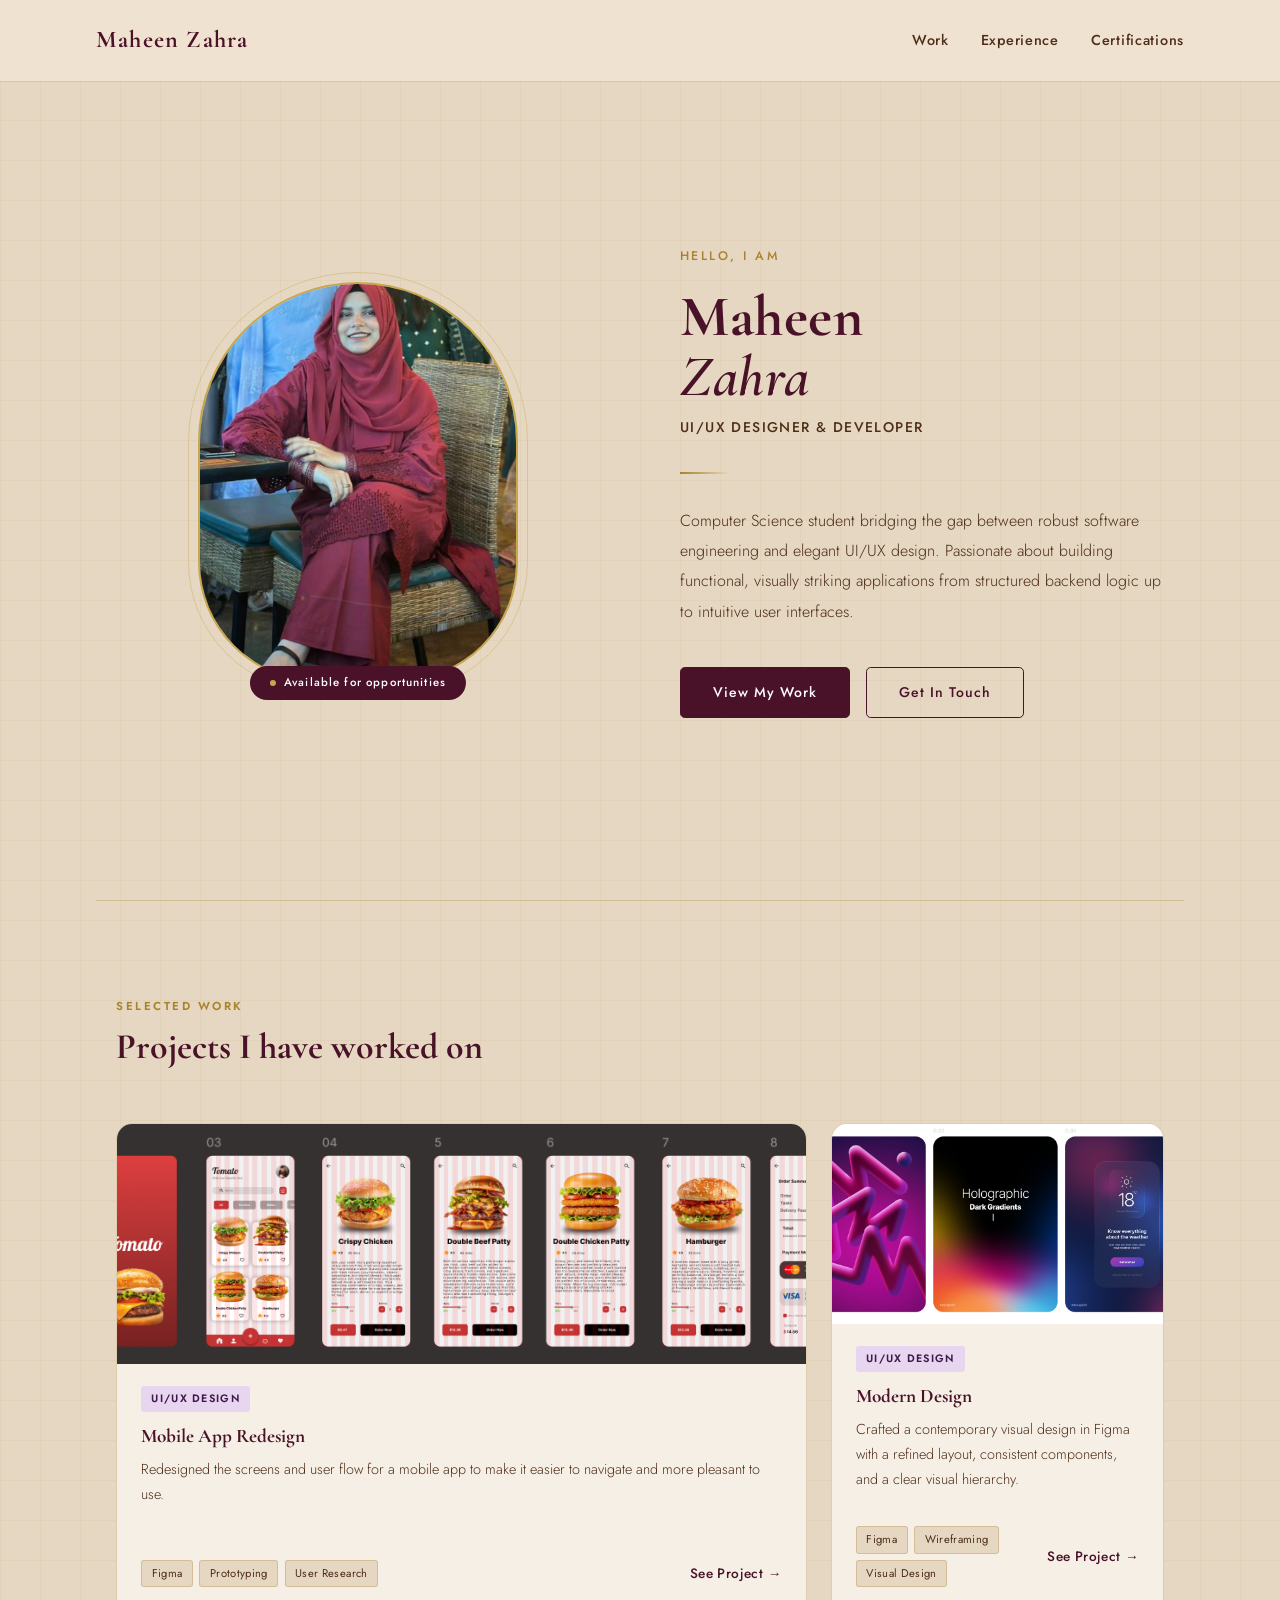
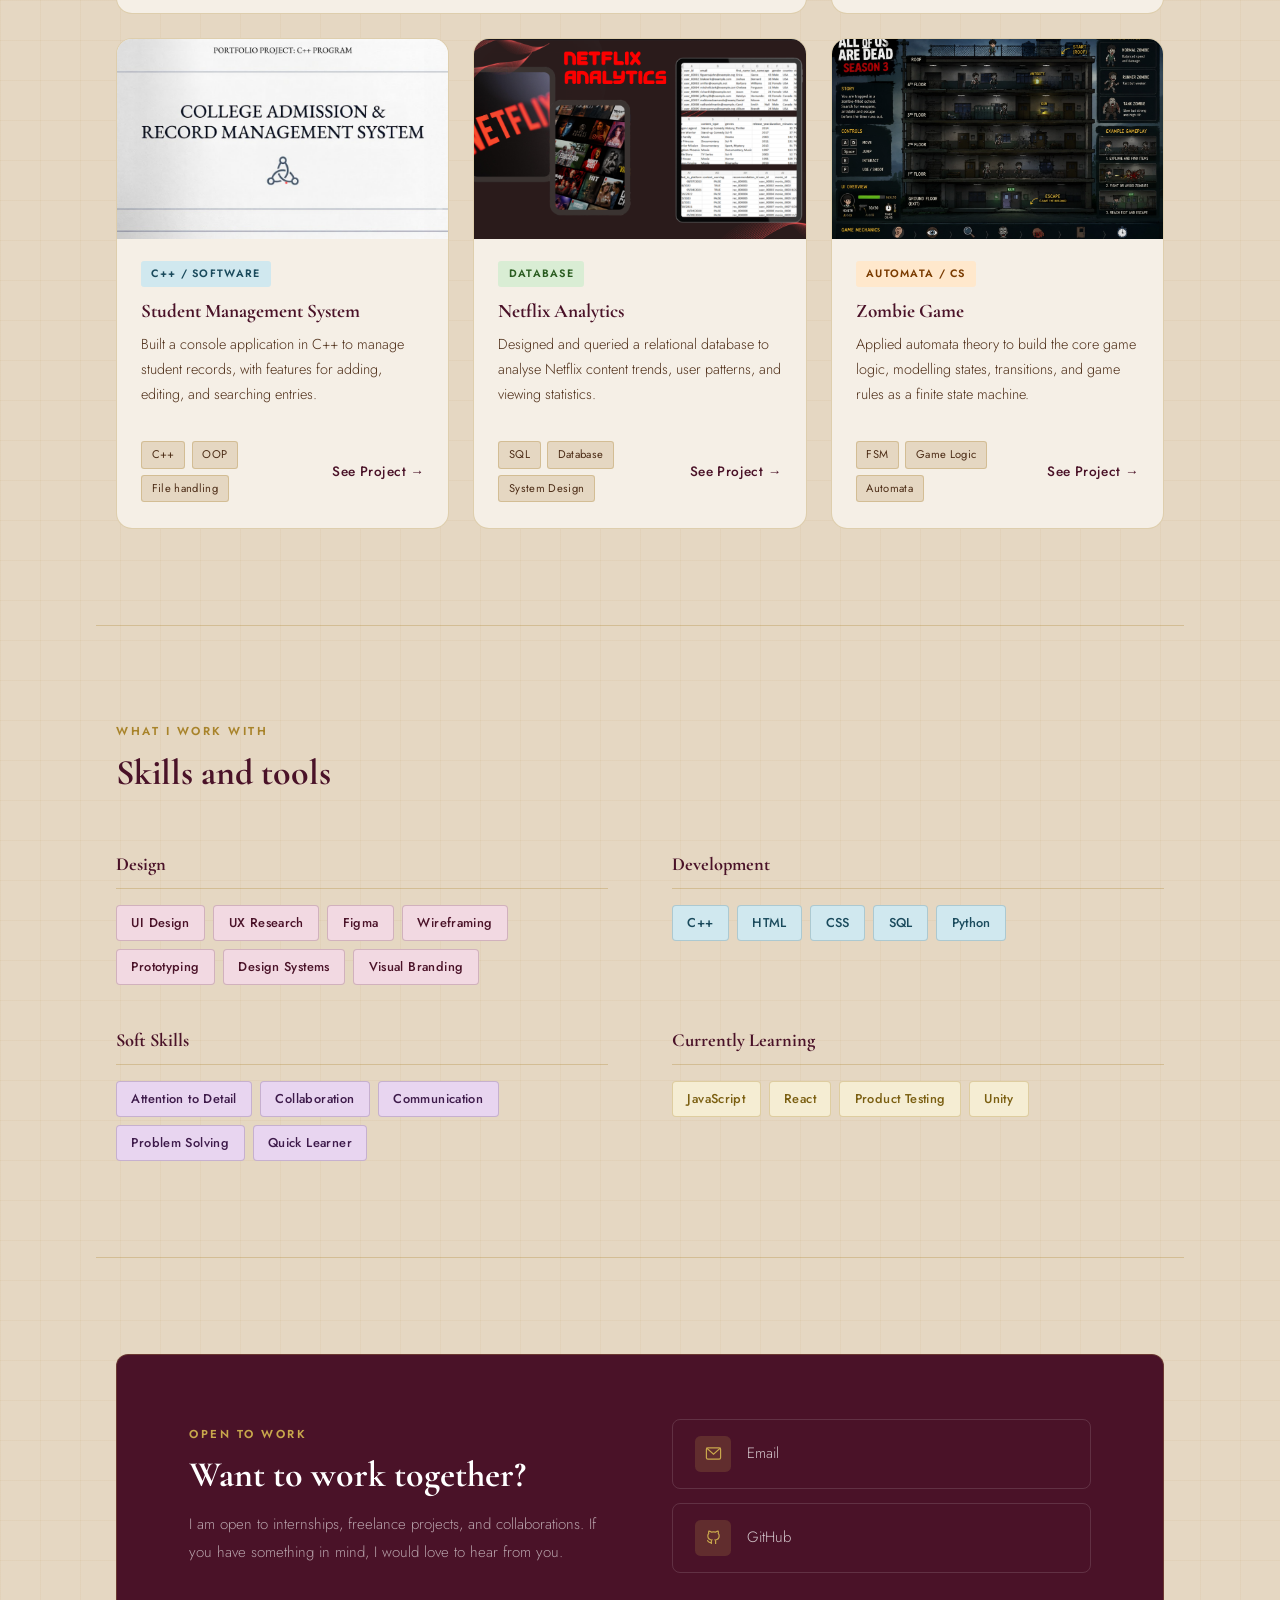
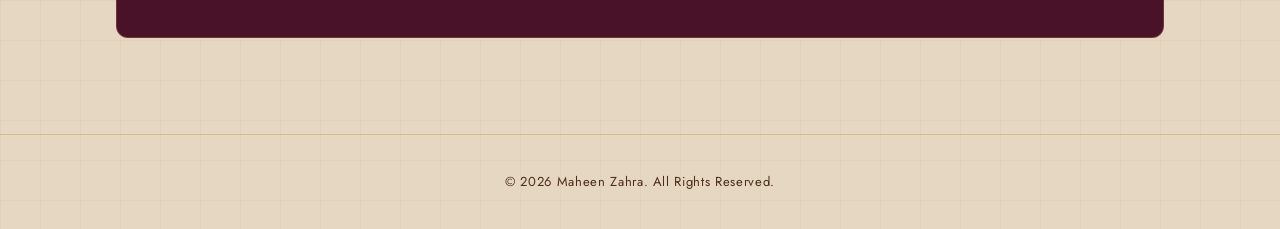
<file: index.html>
<!DOCTYPE html>
<html lang="en">
<head>
  <meta charset="UTF-8" />
  <meta name="viewport" content="width=device-width, initial-scale=1.0" />
  <title>Maheen Zahra — Portfolio</title>

  <link rel="preconnect" href="https://fonts.googleapis.com" />
  <link rel="preconnect" href="https://fonts.gstatic.com" crossorigin />
  <link href="https://fonts.googleapis.com/css2?family=Cormorant+Garamond:ital,wght@0,400;0,500;0,600;0,700;1,400;1,600&family=Jost:wght@300;400;500;600&display=swap" rel="stylesheet" />

  <link rel="stylesheet" href="style.css" />
</head>
<body>

  <nav>
    <a href="index.html" class="nav-logo">Maheen Zahra</a>
    <div class="nav-links">
      <a href="index.html#work">Work</a>
      <a href="experience.html">Experience</a>
      <a href="certifications.html">Certifications</a>
    </div>
  </nav>

  <div class="hero">

    <div class="hero-photo-col">
      <div class="photo-wrap">
        <div class="gold-ring"></div>
        <div class="photo-frame">
          <img src="assets/photo.png" alt="Maheen Zahra" /> 
        </div> 
        <div class="availability-tag">
          <div class="dot"></div>
          Available for opportunities
        </div>
      </div>
    </div>

    <div class="hero-text-col">
      <p class="hero-greeting">Hello, I am</p>
      <h1 class="hero-name">Maheen<br><span>Zahra</span></h1>
      <p class="hero-role">UI/UX Designer &amp; Developer</p>
      <div class="hero-divider"></div>
      <p class="hero-bio">
        Computer Science student bridging the gap between robust software engineering and elegant UI/UX design. Passionate about 
        building functional, visually striking applications from structured backend logic up to intuitive user interfaces.
      </p>
      <div class="hero-ctas">
        <a class="btn-primary" href="#work"
           onclick="document.getElementById('work').scrollIntoView({behavior:'smooth'})">
          View My Work
        </a>
        <a class="btn-outline" href="#contact"
           onclick="document.getElementById('contact').scrollIntoView({behavior:'smooth'})">
          Get In Touch
        </a>
      </div>
    </div>

  </div>

  <div class="section-divider"></div>

  <section id="work">
    <div class="section-label">Selected Work</div>
    <h2 class="section-heading">Projects I have worked on</h2>

    <div class="gallery-grid">

      <div class="gallery-card">
        <div class="gallery-img">
           <img src="assets/mobile-app.png" alt="Mobile App Redesign">
        </div>
        <div class="gallery-card-body">
          <span class="gallery-tag tag-uiux">UI/UX Design</span>
          <h3>Mobile App Redesign</h3>
          <p>Redesigned the screens and user flow for a mobile app to make it easier to navigate and more pleasant to use.</p>
          <div class="project-footer">
            <div class="project-tools">
              <span class="tool-chip">Figma</span>
              <span class="tool-chip">Prototyping</span>
              <span class="tool-chip">User Research</span>
            </div>
            <a href="https://www.figma.com/proto/h6bwaRvNQFgHV3MdbaeB6d/Tomato_App?node-id=0-1&t=sfk6udefntTSYP6N-1" target="_blank" class="project-link">See Project &rarr;</a>
          </div>
        </div>
      </div>

      <div class="gallery-card">
        <div class="gallery-img">
          <img src="assets/modern-design.png" alt="Modern Design">
        </div>
        <div class="gallery-card-body">
          <span class="gallery-tag tag-uiux">UI/UX Design</span>
          <h3>Modern Design</h3>
          <p>Crafted a contemporary visual design in Figma with a refined layout, consistent components, and a clear visual hierarchy.</p>
          <div class="project-footer">
            <div class="project-tools">
              <span class="tool-chip">Figma</span>
              <span class="tool-chip">Wireframing</span>
              <span class="tool-chip">Visual Design</span>
            </div>
            <a href="https://www.figma.com/proto/v6Hc2sJWjzdQuSEVw37D1P/3-Modern-designs-ideas?t=sfk6udefntTSYP6N-1" target="_blank" class="project-link">See Project &rarr;</a>
          </div>
        </div>
      </div>

      <div class="gallery-card">
        <div class="gallery-img">
          <img src="assets/student_mgmt.png" alt="Student Management System">
        </div>
        <div class="gallery-card-body">
          <span class="gallery-tag tag-dev">C++ / Software</span>
          <h3>Student Management System</h3>
          <p>Built a console application in C++ to manage student records, with features for adding, editing, and searching entries.</p>
          <div class="project-footer">
            <div class="project-tools">
              <span class="tool-chip">C++</span>
              <span class="tool-chip">OOP</span>
              <span class="tool-chip">File handling</span>
            </div>
            <a href="https://github.com/MaheenZahra-hub/University_Projects" target="_blank" class="project-link">See Project &rarr;</a>
          </div>
        </div>
      </div>

      <div class="gallery-card">
        <div class="gallery-img">
          <img src="assets/netflix-analytics.png" alt="Netflix Analytics">
        </div>
        <div class="gallery-card-body">
          <span class="gallery-tag tag-db">Database</span>
          <h3>Netflix Analytics</h3>
          <p>Designed and queried a relational database to analyse Netflix content trends, user patterns, and viewing statistics.</p>
          <div class="project-footer">
            <div class="project-tools">
              <span class="tool-chip">SQL</span>
              <span class="tool-chip">Database</span>
              <span class="tool-chip">System Design</span>
            </div>
            <a href="https://github.com/MaheenZahra-hub/Netflix_Analytics_SQL" target="_blank" class="project-link">See Project &rarr;</a>
          </div>
        </div>
      </div>

      <div class="gallery-card">
        <div class="gallery-img">
          <img src="assets/zombie-game.png" alt="Zombie Game">
        </div>
        <div class="gallery-card-body">
          <span class="gallery-tag tag-cs">Automata / CS</span>
          <h3>Zombie Game</h3>
          <p>Applied automata theory to build the core game logic, modelling states, transitions, and game rules as a finite state machine.</p>
          <div class="project-footer">
            <div class="project-tools">
              <span class="tool-chip">FSM</span>
              <span class="tool-chip">Game Logic</span>
              <span class="tool-chip">Automata</span>
            </div>
            <a href="https://github.com/MaheenZahra-hub/University_Projects" target="_blank" class="project-link">See Project &rarr;</a>
          </div>
        </div>
      </div>

    </div>
  </section>

  <div class="section-divider"></div>

  <section id="skills">
    <div class="section-label">What I work with</div>
    <h2 class="section-heading">Skills and tools</h2>

    <div class="skills-layout">
      <div class="skill-group">
        <h4>Design</h4>
        <div class="skill-list">
          <span class="skill-pill pill-wine">UI Design</span>
          <span class="skill-pill pill-wine">UX Research</span>
          <span class="skill-pill pill-wine">Figma</span>
          <span class="skill-pill pill-wine">Wireframing</span>
          <span class="skill-pill pill-wine">Prototyping</span>
          <span class="skill-pill pill-wine">Design Systems</span>
          <span class="skill-pill pill-wine">Visual Branding</span>
        </div>
      </div>

      <div class="skill-group">
        <h4>Development</h4>
        <div class="skill-list">
          <span class="skill-pill pill-teal">C++</span>
          <span class="skill-pill pill-teal">HTML</span>
          <span class="skill-pill pill-teal">CSS</span>
          <span class="skill-pill pill-teal">SQL</span>
          <span class="skill-pill pill-teal">Python</span>
        </div>
      </div>

      <div class="skill-group">
        <h4>Soft Skills</h4>
        <div class="skill-list">
          <span class="skill-pill pill-plum">Attention to Detail</span>
          <span class="skill-pill pill-plum">Collaboration</span>
          <span class="skill-pill pill-plum">Communication</span>
          <span class="skill-pill pill-plum">Problem Solving</span>
          <span class="skill-pill pill-plum">Quick Learner</span>
        </div>
      </div>

      <div class="skill-group">
        <h4>Currently Learning</h4>
        <div class="skill-list">
          <span class="skill-pill pill-gold">JavaScript</span>
          <span class="skill-pill pill-gold">React</span>
          <span class="skill-pill pill-gold">Product Testing</span>
          <span class="skill-pill pill-gold">Unity</span>
        </div>
      </div>
    </div>
  </section>

  <div class="section-divider"></div>

  <section id="contact">
    <div class="contact-inner">
      <div>
        <div class="section-label">Open to Work</div>
        <h2 class="section-heading">Want to work together?</h2>
        <p>
          I am open to internships, freelance projects, and collaborations.
          If you have something in mind, I would love to hear from you.
        </p>
      </div>
      <div class="contact-links">
        <a href="mailto:maheennaseem786@gmail.com" class="contact-link">
          <div class="contact-icon">
            <svg width="17" height="17" viewBox="0 0 24 24" fill="none" stroke="#C9A84C" stroke-width="1.7">
              <rect x="2" y="4" width="20" height="16" rx="2"/>
              <polyline points="2,4 12,13 22,4"/>
            </svg>
          </div>
          Email
        </a>
        <a href="https://github.com/MaheenZahra-hub" target="_blank" class="contact-link">
          <div class="contact-icon">
            <svg width="17" height="17" viewBox="0 0 24 24" fill="none" stroke="#C9A84C" stroke-width="1.7">
              <path d="M9 19c-4.3 1.4-4.3-2.5-6-3m12 5v-3.5c0-1 .1-1.4-.5-2 2.8-.3 5.5-1.4 5.5-6a4.6 4.6 0 0 0-1.3-3.2 4.2 4.2 0 0 0-.1-3.2s-1.1-.3-3.5 1.3a12.3 12.3 0 0 0-6.2 0C6.5 2.8 5.4 3.1 5.4 3.1a4.2 4.2 0 0 0-.1 3.2A4.6 4.6 0 0 0 4 9.5c0 4.6 2.7 5.7 5.5 6-.6.6-.6 1.2-.5 2V21"/>
            </svg>
          </div>
          GitHub
        </a>
      </div>
    </div>
  </section>

  <footer>
    <p>&copy; 2026 Maheen Zahra. All Rights Reserved.</p>
  </footer>

</body>
</html>
</file>
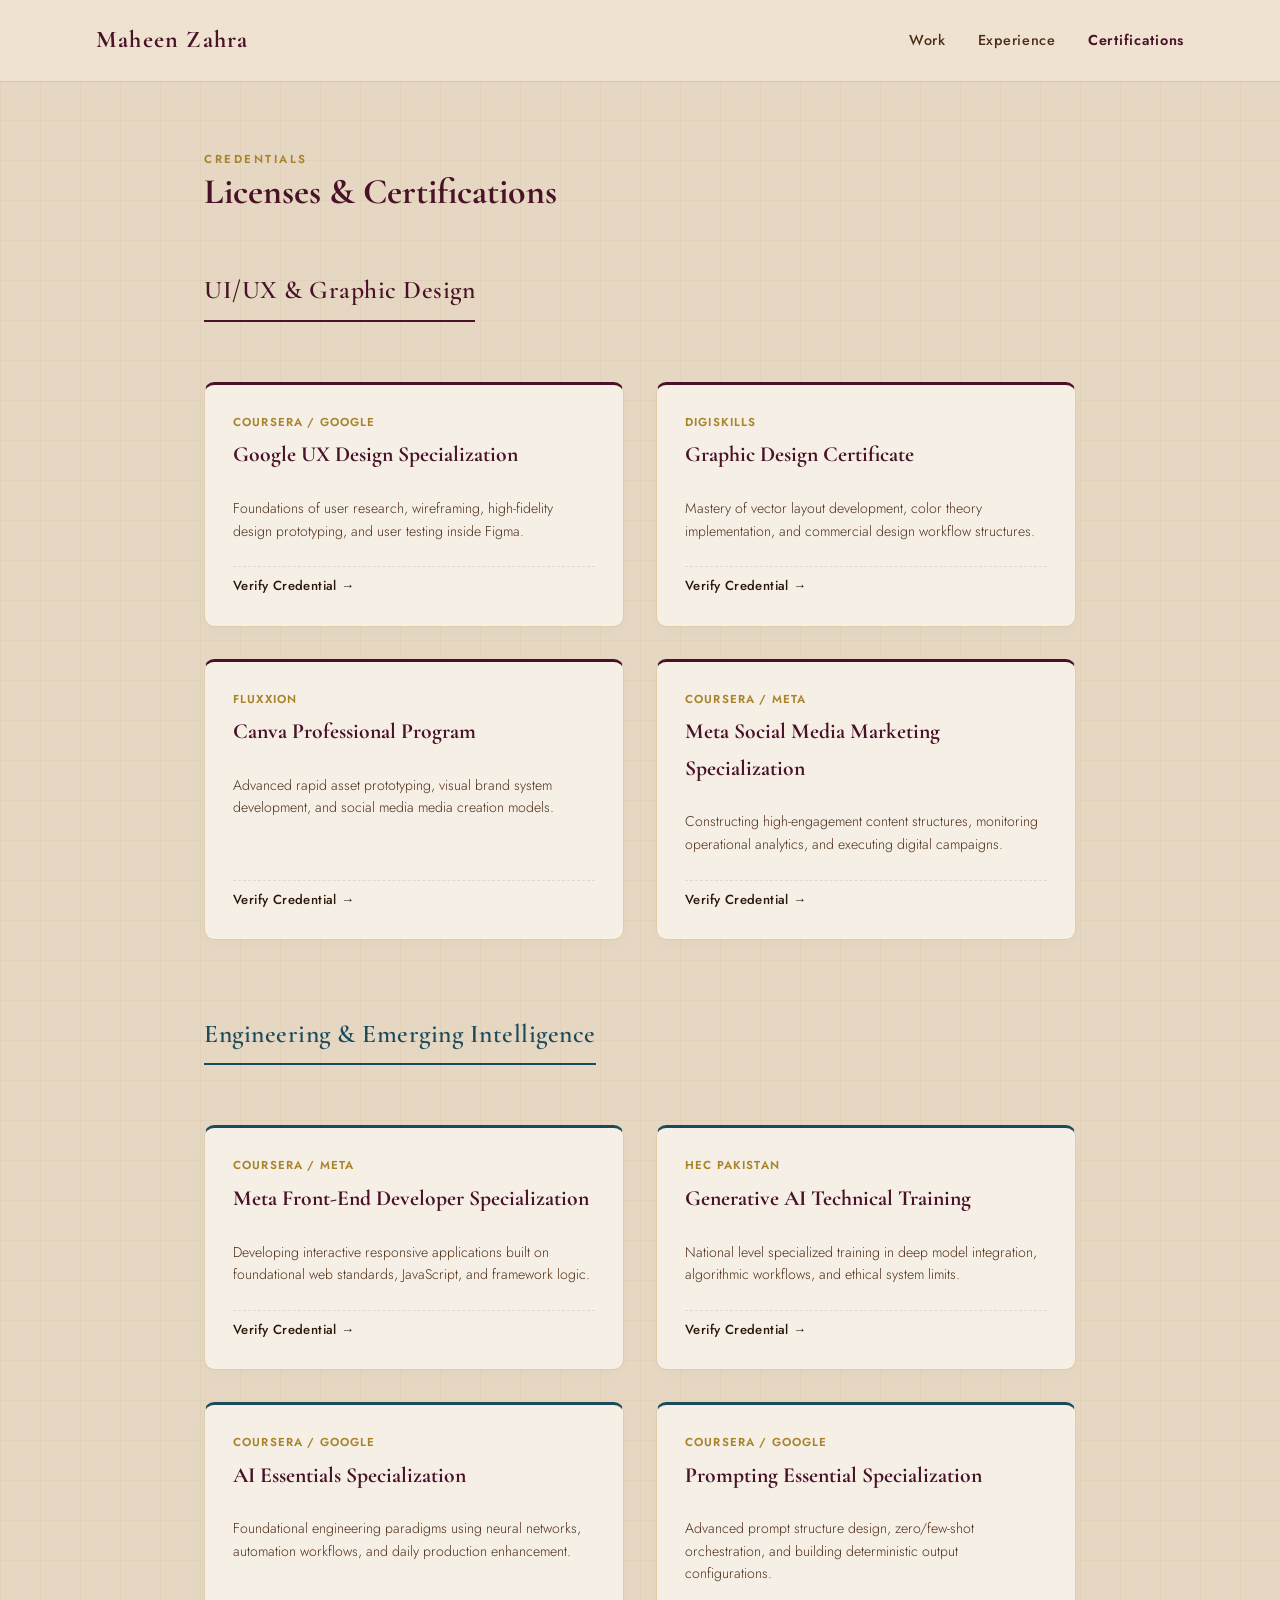
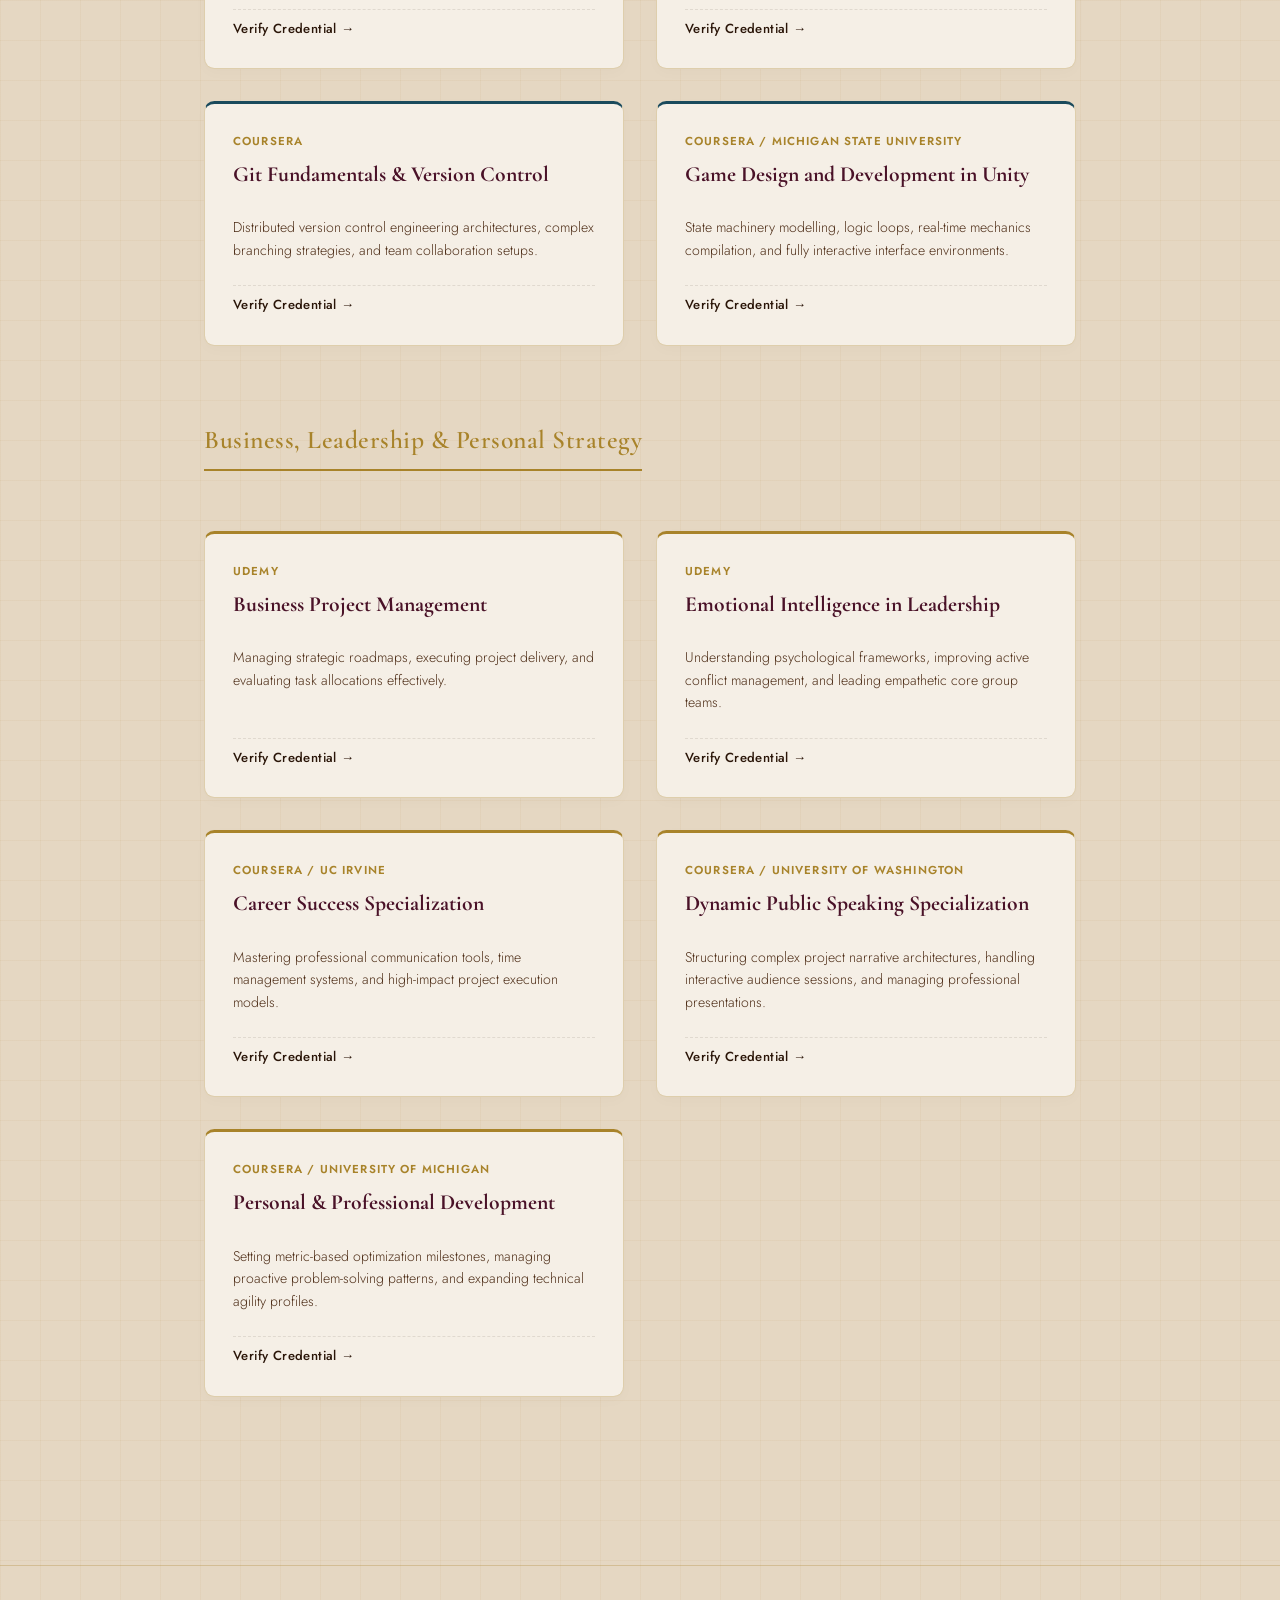
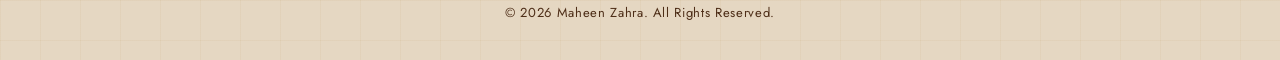
<file: certifications.html>
<!DOCTYPE html>
<html lang="en">
<head>
  <meta charset="UTF-8" />
  <meta name="viewport" content="width=device-width, initial-scale=1.0" />
  <title>Certifications — Maheen Zahra</title>
  <link rel="preconnect" href="https://fonts.googleapis.com" />
  <link rel="preconnect" href="https://fonts.gstatic.com" crossorigin />
  <link href="https://fonts.googleapis.com/css2?family=Cormorant+Garamond:ital,wght@0,400;0,500;0,600;0,700;1,400;1,600&family=Jost:wght@300;400;500;600&display=swap" rel="stylesheet" />
  <link rel="stylesheet" href="style.css" />
</head>
<body>

  <nav>
    <a href="index.html" class="nav-logo">Maheen Zahra</a>
    <div class="nav-links">
      <a href="index.html#work">Work</a>
      <a href="experience.html">Experience</a>
      <a href="certifications.html" style="color: var(--wine); font-weight:600;">Certifications</a>
    </div>
  </nav>

  <div class="page-container">
    <span class="section-label">Credentials</span>
    <h1 class="section-heading">Licenses & Certifications</h1>

    <!-- CATEGORY 1: DESIGN & UI/UX -->
    <div class="cert-category-block">
      <h2 class="cert-group-title design-title-border">UI/UX &amp; Graphic Design</h2>
      <div class="cert-grid">
        
        <div class="cert-card-enhanced cert-border-wine">
          <span class="cert-issuer">Coursera / Google</span>
          <h3 class="cert-name">Google UX Design Specialization</h3>
          <p class="cert-desc-text">Foundations of user research, wireframing, high-fidelity design prototyping, and user testing inside Figma.</p>
          <a href="#" target="_blank" class="cert-action-link">Verify Credential &rarr;</a>
        </div>

        <div class="cert-card-enhanced cert-border-wine">
          <span class="cert-issuer">DigiSkills</span>
          <h3 class="cert-name">Graphic Design Certificate</h3>
          <p class="cert-desc-text">Mastery of vector layout development, color theory implementation, and commercial design workflow structures.</p>
          <a href="#" target="_blank" class="cert-action-link">Verify Credential &rarr;</a>
        </div>

        <div class="cert-card-enhanced cert-border-wine">
          <span class="cert-issuer">Fluxxion</span>
          <h3 class="cert-name">Canva Professional Program</h3>
          <p class="cert-desc-text">Advanced rapid asset prototyping, visual brand system development, and social media media creation models.</p>
          <a href="#" target="_blank" class="cert-action-link">Verify Credential &rarr;</a>
        </div>

        <div class="cert-card-enhanced cert-border-wine">
          <span class="cert-issuer">Coursera / Meta</span>
          <h3 class="cert-name">Meta Social Media Marketing Specialization</h3>
          <p class="cert-desc-text">Constructing high-engagement content structures, monitoring operational analytics, and executing digital campaigns.</p>
          <a href="#" target="_blank" class="cert-action-link">Verify Credential &rarr;</a>
        </div>

      </div>
    </div>

    <!-- CATEGORY 2: CORE DEVELOPMENT & EMERGING AI -->
    <div class="cert-category-block">
      <h2 class="cert-group-title tech-title-border">Engineering &amp; Emerging Intelligence</h2>
      <div class="cert-grid">

        <div class="cert-card-enhanced cert-border-teal">
          <span class="cert-issuer">Coursera / Meta</span>
          <h3 class="cert-name">Meta Front-End Developer Specialization</h3>
          <p class="cert-desc-text">Developing interactive responsive applications built on foundational web standards, JavaScript, and framework logic.</p>
          <a href="#" target="_blank" class="cert-action-link">Verify Credential &rarr;</a>
        </div>

        <div class="cert-card-enhanced cert-border-teal">
          <span class="cert-issuer">HEC Pakistan</span>
          <h3 class="cert-name">Generative AI Technical Training</h3>
          <p class="cert-desc-text">National level specialized training in deep model integration, algorithmic workflows, and ethical system limits.</p>
          <a href="#" target="_blank" class="cert-action-link">Verify Credential &rarr;</a>
        </div>

        <div class="cert-card-enhanced cert-border-teal">
          <span class="cert-issuer">Coursera / Google</span>
          <h3 class="cert-name">AI Essentials Specialization</h3>
          <p class="cert-desc-text">Foundational engineering paradigms using neural networks, automation workflows, and daily production enhancement.</p>
          <a href="#" target="_blank" class="cert-action-link">Verify Credential &rarr;</a>
        </div>

        <div class="cert-card-enhanced cert-border-teal">
          <span class="cert-issuer">Coursera / Google</span>
          <h3 class="cert-name">Prompting Essential Specialization</h3>
          <p class="cert-desc-text">Advanced prompt structure design, zero/few-shot orchestration, and building deterministic output configurations.</p>
          <a href="#" target="_blank" class="cert-action-link">Verify Credential &rarr;</a>
        </div>

        <div class="cert-card-enhanced cert-border-teal">
          <span class="cert-issuer">Coursera</span>
          <h3 class="cert-name">Git Fundamentals &amp; Version Control</h3>
          <p class="cert-desc-text">Distributed version control engineering architectures, complex branching strategies, and team collaboration setups.</p>
          <a href="#" target="_blank" class="cert-action-link">Verify Credential &rarr;</a>
        </div>

        <div class="cert-card-enhanced cert-border-teal">
          <span class="cert-issuer">Coursera / Michigan State University</span>
          <h3 class="cert-name">Game Design and Development in Unity</h3>
          <p class="cert-desc-text">State machinery modelling, logic loops, real-time mechanics compilation, and fully interactive interface environments.</p>
          <a href="#" target="_blank" class="cert-action-link">Verify Credential &rarr;</a>
        </div>

      </div>
    </div>

    <!-- CATEGORY 3: PROFESSIONAL LEADERSHIP & SUCCESS -->
    <div class="cert-category-block">
      <h2 class="cert-group-title leadership-title-border">Business, Leadership &amp; Personal Strategy</h2>
      <div class="cert-grid">

        <div class="cert-card-enhanced cert-border-gold">
          <span class="cert-issuer">Udemy</span>
          <h3 class="cert-name">Business Project Management</h3>
          <p class="cert-desc-text">Managing strategic roadmaps, executing project delivery, and evaluating task allocations effectively.</p>
          <a href="#" target="_blank" class="cert-action-link">Verify Credential &rarr;</a>
        </div>

        <div class="cert-card-enhanced cert-border-gold">
          <span class="cert-issuer">Udemy</span>
          <h3 class="cert-name">Emotional Intelligence in Leadership</h3>
          <p class="cert-desc-text">Understanding psychological frameworks, improving active conflict management, and leading empathetic core group teams.</p>
          <a href="#" target="_blank" class="cert-action-link">Verify Credential &rarr;</a>
        </div>

        <div class="cert-card-enhanced cert-border-gold">
          <span class="cert-issuer">Coursera / UC Irvine</span>
          <h3 class="cert-name">Career Success Specialization</h3>
          <p class="cert-desc-text">Mastering professional communication tools, time management systems, and high-impact project execution models.</p>
          <a href="#" target="_blank" class="cert-action-link">Verify Credential &rarr;</a>
        </div>

        <div class="cert-card-enhanced cert-border-gold">
          <span class="cert-issuer">Coursera / University of Washington</span>
          <h3 class="cert-name">Dynamic Public Speaking Specialization</h3>
          <p class="cert-desc-text">Structuring complex project narrative architectures, handling interactive audience sessions, and managing professional presentations.</p>
          <a href="#" target="_blank" class="cert-action-link">Verify Credential &rarr;</a>
        </div>

        <div class="cert-card-enhanced cert-border-gold">
          <span class="cert-issuer">Coursera / University of Michigan</span>
          <h3 class="cert-name">Personal &amp; Professional Development</h3>
          <p class="cert-desc-text">Setting metric-based optimization milestones, managing proactive problem-solving patterns, and expanding technical agility profiles.</p>
          <a href="#" target="_blank" class="cert-action-link">Verify Credential &rarr;</a>
        </div>

      </div>
    </div>

  </div>

  <footer>
    <p>&copy; 2026 Maheen Zahra. All Rights Reserved.</p>
  </footer>

</body>
</html>
</file>
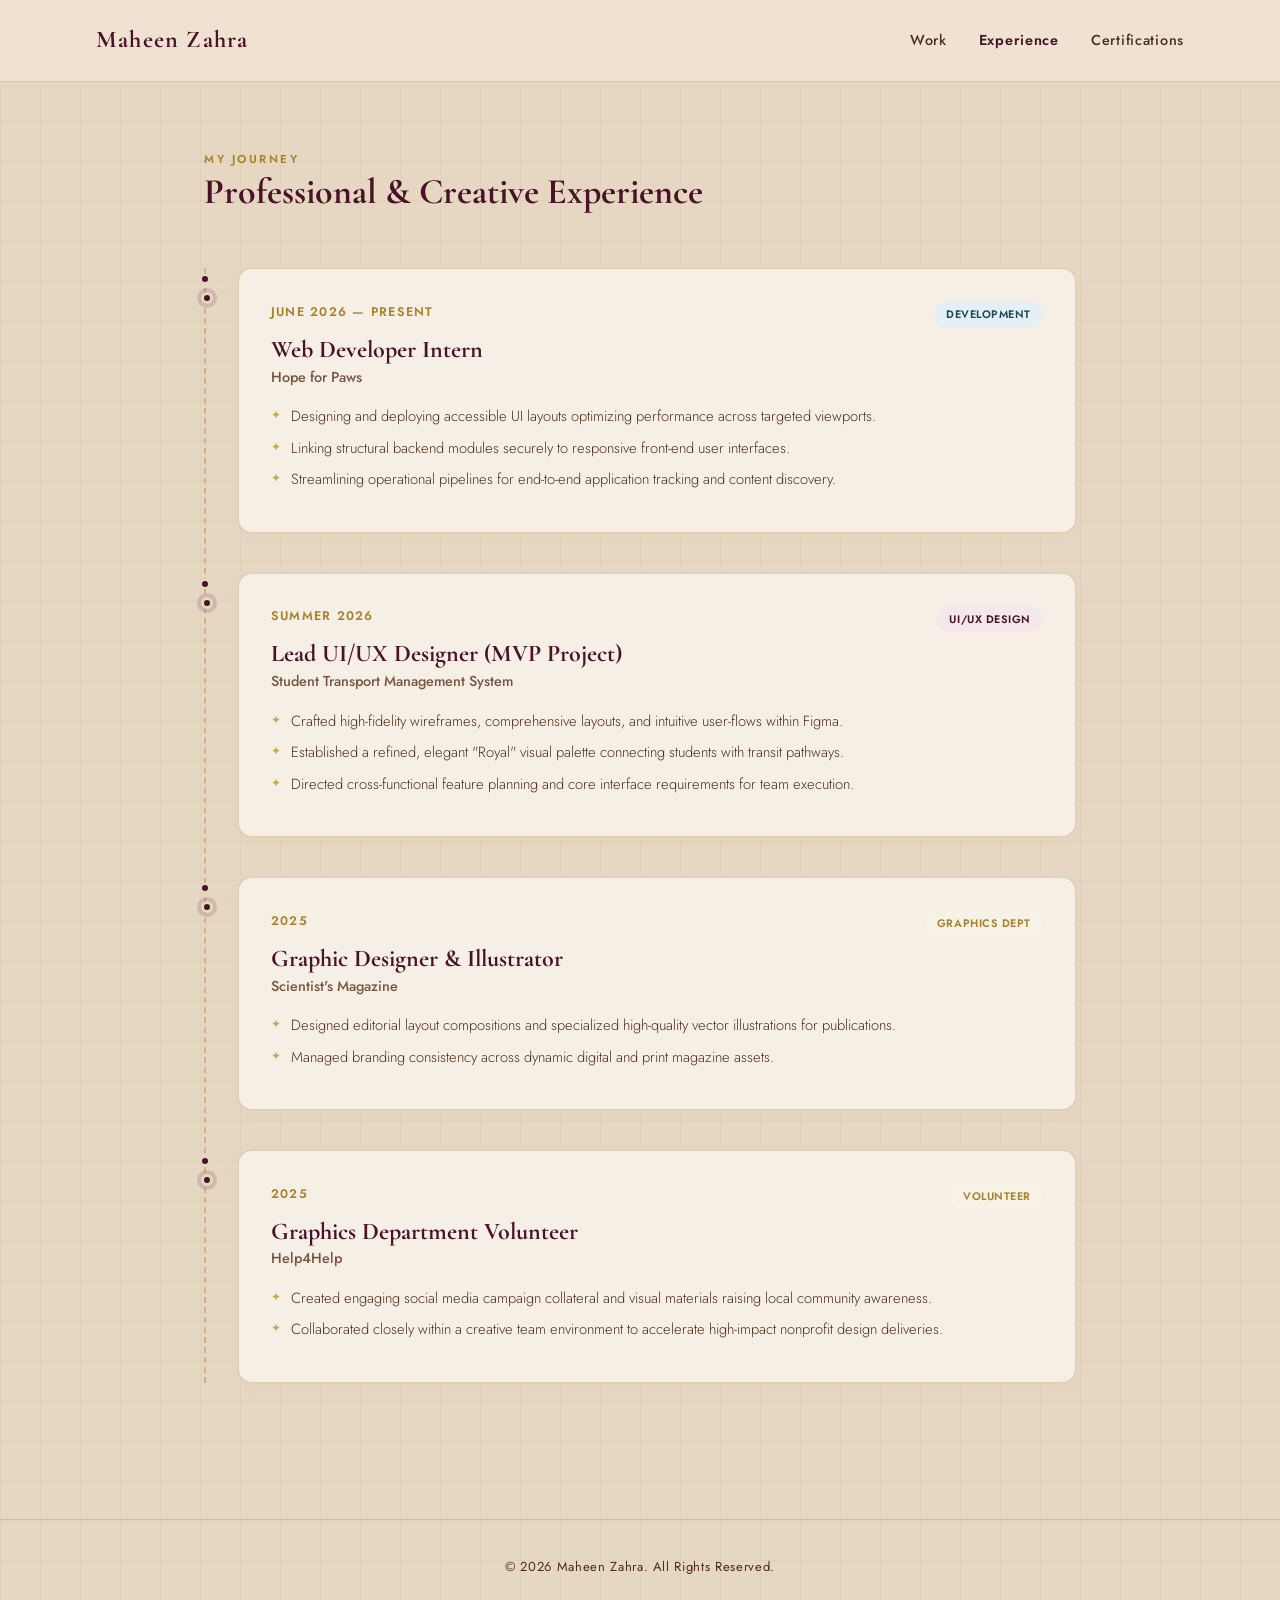
<file: experience.html>
<!DOCTYPE html>
<html lang="en">
<head>
  <meta charset="UTF-8" />
  <meta name="viewport" content="width=device-width, initial-scale=1.0" />
  <title>Experience — Maheen Zahra</title>
  <link rel="preconnect" href="https://fonts.googleapis.com" />
  <link rel="preconnect" href="https://fonts.gstatic.com" crossorigin />
  <link href="https://fonts.googleapis.com/css2?family=Cormorant+Garamond:ital,wght@0,400;0,500;0,600;0,700;1,400;1,600&family=Jost:wght@300;400;500;600&display=swap" rel="stylesheet" />
  <link rel="stylesheet" href="style.css" />
</head>
<body>

  <nav>
    <a href="index.html" class="nav-logo">Maheen Zahra</a>
    <div class="nav-links">
      <a href="index.html#work">Work</a>
      <a href="experience.html" style="color: var(--wine); font-weight:600;">Experience</a>
      <a href="certifications.html">Certifications</a>
    </div>
  </nav>

  <div class="page-container">
    <span class="section-label">My Journey</span>
    <h1 class="section-heading">Professional & Creative Experience</h1>

    <div class="timeline">
      
      <!-- ITEM 1 -->
      <div class="timeline-item">
        <div class="timeline-marker"></div>
        <div class="timeline-content-card">
          <div class="timeline-header">
            <span class="timeline-date">June 2026 — Present</span>
            <span class="experience-tag tag-dev-pill">Development</span>
          </div>
          <h3 class="timeline-title">Web Developer Intern</h3>
          <div class="timeline-company">Hope for Paws</div>
          <ul class="timeline-bullets">
            <li>Designing and deploying accessible UI layouts optimizing performance across targeted viewports.</li>
            <li>Linking structural backend modules securely to responsive front-end user interfaces.</li>
            <li>Streamlining operational pipelines for end-to-end application tracking and content discovery.</li>
          </ul>
        </div>
      </div>

      <!-- ITEM 2 -->
      <div class="timeline-item">
        <div class="timeline-marker"></div>
        <div class="timeline-content-card">
          <div class="timeline-header">
            <span class="timeline-date">Summer 2026</span>
            <span class="experience-tag tag-uiux-pill">UI/UX Design</span>
          </div>
          <h3 class="timeline-title">Lead UI/UX Designer (MVP Project)</h3>
          <div class="timeline-company">Student Transport Management System</div>
          <ul class="timeline-bullets">
            <li>Crafted high-fidelity wireframes, comprehensive layouts, and intuitive user-flows within Figma.</li>
            <li>Established a refined, elegant "Royal" visual palette connecting students with transit pathways.</li>
            <li>Directed cross-functional feature planning and core interface requirements for team execution.</li>
          </ul>
        </div>
      </div>

      <!-- ITEM 3 -->
      <div class="timeline-item">
        <div class="timeline-marker"></div>
        <div class="timeline-content-card">
          <div class="timeline-header">
            <span class="timeline-date">2025</span>
            <span class="experience-tag tag-graphics-pill">Graphics Dept</span>
          </div>
          <h3 class="timeline-title">Graphic Designer &amp; Illustrator</h3>
          <div class="timeline-company">Scientist's Magazine</div>
          <ul class="timeline-bullets">
            <li>Designed editorial layout compositions and specialized high-quality vector illustrations for publications.</li>
            <li>Managed branding consistency across dynamic digital and print magazine assets.</li>
          </ul>
        </div>
      </div>

      <!-- ITEM 4 -->
      <div class="timeline-item">
        <div class="timeline-marker"></div>
        <div class="timeline-content-card">
          <div class="timeline-header">
            <span class="timeline-date">2025</span>
            <span class="experience-tag tag-graphics-pill">Volunteer</span>
          </div>
          <h3 class="timeline-title">Graphics Department Volunteer</h3>
          <div class="timeline-company">Help4Help</div>
          <ul class="timeline-bullets">
            <li>Created engaging social media campaign collateral and visual materials raising local community awareness.</li>
            <li>Collaborated closely within a creative team environment to accelerate high-impact nonprofit design deliveries.</li>
          </ul>
        </div>
      </div>

    </div>
  </div>

  <footer>
    <p>&copy; 2026 Maheen Zahra. All Rights Reserved.</p>
  </footer>

</body>
</html>
</file>
<file: style.css>
/* ============================================
   Maheen Zahra — Portfolio Stylesheet
   style.css
   ============================================ */

/* ── RESET & BASE ── */
*, *::before, *::after {
  box-sizing: border-box;
  margin: 0;
  padding: 0;
}

:root {
  --linen:          #e5d7c2;
  --linen-deep:     #E0D2C0;
  --linen-card:     #F5EFE6;
  --wine:           #4A1228;
  --wine-mid:       #6B1E3C;
  --wine-hover:     #3A0D1E;
  --gold:           #A8832A;
  --gold-light:     #EAD89A;
  --gold-mid:       #C9A84C;
  --gold-pale:      #F5EDD3;
  --espresso:       #2A1508;
  --espresso-mid:   #4E2E18;
  --espresso-light: #7A5540;
  --teal-royal:     #1A4A5C;
  --teal-light:     #D0E8EF;
  --plum:           #3D1A4A;
  --plum-light:     #E8D5F0;
  --border:         rgba(74, 18, 40, 0.15);
  --border-gold:    rgba(169, 131, 42, 0.3);
}

html {
  scroll-behavior: smooth;
}

body {
  font-family: 'Jost', sans-serif;
  background: var(--linen);
  /* Elegant 40px backdrop grid pattern */
  background-image: 
    linear-gradient(rgba(169, 131, 42, 0.06) 1px, transparent 1px),
    linear-gradient(90deg, rgba(169, 131, 42, 0.06) 1px, transparent 1px);
  background-size: 40px 40px;
  color: var(--espresso);
  font-size: 16px;
  line-height: 1.7;
}

/* ── NAVIGATION ── */
/* Updated: Modified layout from centralized logo to a clean space-between flex row */
nav {
  position: fixed;
  top: 0; left: 0; right: 0;
  z-index: 100;
  display: flex;
  justify-content: space-between;
  align-items: center;
  padding: 1.25rem 6rem;
  background: rgba(240, 227, 210, 0.92);
  backdrop-filter: blur(14px);
  border-bottom: 1px solid var(--border-gold);
}

.nav-logo {
  font-family: 'Cormorant Garamond', serif;
  font-size: 1.5rem;
  font-weight: 700;
  color: var(--wine);
  text-decoration: none;
  letter-spacing: 0.05em;
}

.nav-links {
  display: flex;
  gap: 2.5rem;
}

.nav-links a {
  text-decoration: none;
  color: var(--espresso-mid);
  font-size: 0.9rem;
  font-weight: 500;
  letter-spacing: 0.05em;
  transition: color 0.2s ease;
}

.nav-links a:hover {
  color: var(--wine);
}

/* ── HERO ── */
.hero {
  min-height: 100vh;
  display: grid;
  grid-template-columns: 1fr 1fr;
  align-items: center;
  gap: 5rem;
  padding: 9rem 6rem 5rem;
  max-width: 1240px;
  margin: 0 auto;
}

.hero-photo-col {
  display: flex;
  justify-content: center;
  align-items: center;
}

.photo-wrap {
  position: relative;
  display: inline-block;
}

.photo-frame {
  width: 320px;
  height: 400px;
  border-radius: 160px 160px 120px 120px;
  background: var(--linen-deep);
  border: 2px solid var(--gold-mid);
  overflow: hidden;
  display: flex;
  align-items: center;
  justify-content: center;
}

.photo-frame img {
  width: 100%;
  height: 100%;
  object-fit: cover;
}

.gold-ring {
  position: absolute;
  width: 340px;
  height: 420px;
  border-radius: 170px 170px 130px 130px;
  border: 1px solid var(--gold-mid);
  top: -10px;
  left: -10px;
  opacity: 0.4;
  pointer-events: none;
}

.availability-tag {
  position: absolute;
  bottom: -18px;
  left: 50%;
  transform: translateX(-50%);
  background: var(--wine);
  color: #fff;
  font-size: 0.72rem;
  font-weight: 500;
  letter-spacing: 0.1em;
  padding: 0.45rem 1.25rem;
  border-radius: 2rem;
  white-space: nowrap;
  display: flex;
  align-items: center;
  gap: 0.5rem;
}

.dot {
  width: 6px;
  height: 6px;
  background: var(--gold-mid);
  border-radius: 50%;
  animation: blink 2s infinite;
}

@keyframes blink {
  0%, 100% { opacity: 1; }
  50%       { opacity: 0.3; }
}

/* ── HERO TEXT ── */
.hero-greeting {
  font-size: 0.78rem;
  font-weight: 500;
  letter-spacing: 0.2em;
  text-transform: uppercase;
  color: var(--gold);
  margin-bottom: 1.25rem;
}

.hero-name {
  font-family: 'Cormorant Garamond', serif;
  font-size: clamp(2.8rem, 4.5vw, 4.2rem);
  font-weight: 700;
  line-height: 1.05;
  color: var(--wine);
  margin-bottom: 0.5rem;
  letter-spacing: 0.01em;
}

.hero-name span {
  font-style: italic;
  font-weight: 600;
}

.hero-role {
  font-size: 0.875rem;
  font-weight: 500;
  color: var(--espresso-mid);
  letter-spacing: 0.1em;
  text-transform: uppercase;
  margin-bottom: 2rem;
}

.hero-divider {
  width: 50px;
  height: 2px;
  background: linear-gradient(90deg, var(--gold), transparent);
  margin-bottom: 2rem;
}

.hero-bio {
  font-size: 1rem;
  color: var(--espresso-mid);
  line-height: 1.9;
  /* Optimization: Bumped width constraint to 520px to prevent awkward wraps on desktop screens */
  max-width: 520px;
  margin-bottom: 2.5rem;
  font-weight: 300;
}

.hero-ctas {
  display: flex;
  gap: 1rem;
  flex-wrap: wrap;
}

.btn-primary {
  background: var(--wine);
  color: #fff;
  padding: 0.8rem 2rem;
  border-radius: 0.3rem;
  text-decoration: none;
  font-size: 0.875rem;
  font-weight: 500;
  letter-spacing: 0.07em;
  transition: background 0.2s, transform 0.15s;
  display: inline-block;
  border: 1px solid var(--wine);
}

.btn-primary:hover {
  background: var(--wine-hover);
  transform: translateY(-2px);
}

.btn-outline {
  border: 1.5px solid var(--wine);
  color: var(--wine);
  padding: 0.8rem 2rem;
  border-radius: 0.3rem;
  text-decoration: none;
  font-size: 0.875rem;
  font-weight: 500;
  letter-spacing: 0.07em;
  transition: background 0.2s, transform 0.15s;
  display: inline-block;
}

.btn-outline:hover {
  background: rgba(74, 18, 40, 0.07);
  transform: translateY(-2px);
}

/* ── SECTION DIVIDER ── */
.section-divider {
  width: calc(100% - 12rem);
  height: 1px;
  background: var(--border-gold);
  margin: 0 6rem;
}

/* ── SECTIONS ── */
section {
  max-width: 1240px;
  margin: 0 auto;
  padding: 6rem 6rem;
}

.section-label {
  font-size: 0.72rem;
  font-weight: 600;
  letter-spacing: 0.22em;
  text-transform: uppercase;
  color: var(--gold);
  margin-bottom: 0.6rem;
}

.section-heading {
  font-family: 'Cormorant Garamond', serif;
  font-size: clamp(1.8rem, 2.8vw, 2.5rem);
  font-weight: 700;
  color: var(--wine);
  margin-bottom: 3.5rem;
  line-height: 1.15;
}

/* ── GALLERY GRID ── */
.gallery-grid {
  display: grid;
  grid-template-columns: repeat(3, 1fr);
  gap: 1.5rem;
}

.gallery-card:first-child {
  grid-column: span 2;
}

.gallery-card {
  background: var(--linen-card);
  border: 1px solid var(--border-gold);
  border-radius: 1rem;
  overflow: hidden;
  transition: transform 0.28s cubic-bezier(.22,.68,0,1.2), box-shadow 0.28s;
  display: flex;
  flex-direction: column;
  position: relative;
}

.gallery-card:hover {
  transform: translateY(-6px) scale(1.01);
  box-shadow: 0 20px 56px rgba(74, 18, 40, 0.16);
}

.gallery-card::after {
  content: '';
  position: absolute;
  bottom: 0; left: 0; right: 0;
  height: 3px;
  background: linear-gradient(90deg, var(--gold-mid), var(--wine));
  opacity: 0;
  transition: opacity 0.25s;
  border-radius: 0 0 1rem 1rem;
}

.gallery-card:hover::after {
  opacity: 1;
}

.gallery-img {
  width: 100%;
  height: 200px;
  background: linear-gradient(135deg, var(--linen-deep) 60%, var(--gold-pale));
  display: flex;
  align-items: center;
  justify-content: center;
  overflow: hidden;
  flex-shrink: 0;
}

.gallery-card:first-child .gallery-img {
  height: 240px;
}

.gallery-img img {
  width: 100%;
  height: 100%;
  object-fit: cover;
  display: block;
  transition: transform 0.4s ease;
}

/* Subtle image scale interaction on hover */
.gallery-card:hover .gallery-img img {
  transform: scale(1.03);
}

.gallery-card-body {
  padding: 1.375rem 1.5rem 1.625rem;
  display: flex;
  flex-direction: column;
  flex: 1;
}

.gallery-tag {
  font-size: 0.67rem;
  font-weight: 600;
  letter-spacing: 0.12em;
  text-transform: uppercase;
  padding: 0.22rem 0.65rem;
  border-radius: 0.2rem;
  margin-bottom: 0.75rem;
  display: inline-block;
  width: fit-content;
}

.tag-uiux { background: var(--plum-light); color: var(--plum); }
.tag-dev  { background: var(--teal-light);  color: var(--teal-royal); }
.tag-db   { background: #D9EDD4;            color: #2A5C20; }
.tag-cs   { background: #FFE8CC;            color: #7A3B00; }

.gallery-card h3 {
  font-family: 'Cormorant Garamond', serif;
  font-size: 1.2rem;
  font-weight: 700;
  color: var(--wine);
  margin-bottom: 0.5rem;
  line-height: 1.3;
}

.gallery-card p {
  font-size: 0.9rem;
  color: var(--espresso-mid);
  line-height: 1.75;
  margin-bottom: 1.125rem;
  font-weight: 300;
  flex: 1;
}

/* Layout structural wrapper for project tags & links */
.project-footer {
  display: flex;
  justify-content: space-between;
  align-items: center;
  margin-top: auto;
  gap: 1rem;
}

.project-tools {
  display: flex;
  flex-wrap: wrap;
  gap: 0.4rem;
}

.tool-chip {
  font-size: 0.7rem;
  padding: 0.2rem 0.6rem;
  border-radius: 0.2rem;
  background: var(--linen);
  border: 1px solid var(--border-gold);
  color: var(--espresso-mid);
  letter-spacing: 0.03em;
}

/* UX Update: Clean "See Project" anchor links referencing GitHub targets */
.project-link {
  font-size: 0.8rem;
  font-weight: 500;
  color: var(--gold);
  text-decoration: none;
  display: inline-flex;
  align-items: center;
  gap: 0.25rem;
  white-space: nowrap;
  transition: color 0.2s ease, transform 0.2s ease;
}

.project-link:hover {
  color: var(--wine);
  transform: translateX(2px);
}

/* ── SKILLS ── */
.skills-layout {
  display: grid;
  grid-template-columns: 1fr 1fr;
  gap: 2.5rem 4rem;
}

.skill-group h4 {
  font-family: 'Cormorant Garamond', serif;
  font-size: 1.15rem;
  font-weight: 700;
  color: var(--wine);
  margin-bottom: 1rem;
  padding-bottom: 0.5rem;
  border-bottom: 1px solid var(--border-gold);
}

.skill-list {
  display: flex;
  flex-wrap: wrap;
  gap: 0.5rem;
}

.skill-pill {
  font-size: 0.8rem;
  padding: 0.38rem 0.9rem;
  border-radius: 0.25rem;
  font-weight: 500;
  letter-spacing: 0.03em;
  border: 1px solid transparent;
}

.pill-wine { background: #F2D9E2;          color: var(--wine);       border-color: rgba(74,18,40,0.2); }
.pill-teal { background: var(--teal-light); color: var(--teal-royal); border-color: rgba(26,74,92,0.2); }
.pill-plum { background: var(--plum-light); color: var(--plum);       border-color: rgba(61,26,74,0.2); }
.pill-gold { background: var(--gold-pale);  color: #7A5E10;           border-color: rgba(169,131,42,0.3); }

/* ── CONTACT ── */
.contact-inner {
  background: var(--wine);
  border-radius: 0.75rem;
  padding: 4rem 4.5rem;
  display: grid;
  grid-template-columns: 1fr 1fr;
  gap: 4rem;
  align-items: center;
  border: 1px solid rgba(201, 168, 76, 0.25);
}

.contact-inner .section-label {
  color: var(--gold-mid);
}

.contact-inner .section-heading {
  color: #fff;
  margin-bottom: 1rem;
}

.contact-inner > div > p {
  color: rgba(255, 255, 255, 0.6);
  font-size: 0.9375rem;
  font-weight: 300;
  line-height: 1.85;
}

.contact-links {
  display: flex;
  flex-direction: column;
  gap: 0.875rem;
}

.contact-link {
  display: flex;
  align-items: center;
  gap: 1rem;
  text-decoration: none;
  color: rgba(255, 255, 255, 0.75);
  font-size: 0.9375rem;
  padding: 1rem 1.375rem;
  border: 1px solid rgba(255, 255, 255, 0.13);
  border-radius: 0.5rem;
  transition: background 0.2s, color 0.2s, border-color 0.2s, transform 0.15s;
  font-weight: 300;
}

.contact-link:hover {
  background: rgba(201, 168, 76, 0.15);
  color: #fff;
  border-color: var(--gold-mid);
  transform: translateX(5px);
}

.contact-icon {
  width: 36px;
  height: 36px;
  border-radius: 0.35rem;
  background: rgba(201, 168, 76, 0.18);
  display: flex;
  align-items: center;
  justify-content: center;
  flex-shrink: 0;
}

/* ── FOOTER ── */
footer {
  text-align: center;
  padding: 2.25rem 4rem;
  border-top: 1px solid var(--border-gold);
  color: var(--espresso-mid);
  font-size: 0.8125rem;
  font-weight: 400;
  letter-spacing: 0.05em;
}

/* ── RESPONSIVE ── */
@media (max-width: 960px) {
  nav { padding: 1.2rem 2rem; }

  .hero {
    grid-template-columns: 1fr;
    padding: 8rem 2rem 4rem;
    text-align: center;
    gap: 3.5rem;
  }

  .hero-bio      { margin: 0 auto 2.5rem; }
  .hero-ctas     { justify-content: center; }
  .hero-divider  { margin: 0 auto 2rem; }

  section        { padding: 4rem 2rem; }

  .section-divider {
    width: calc(100% - 4rem);
    margin: 0 2rem;
  }

  .gallery-grid  { grid-template-columns: 1fr 1fr; }
  .gallery-card:first-child { grid-column: span 2; }

  .skills-layout { grid-template-columns: 1fr; gap: 2rem; }

  .contact-inner {
    grid-template-columns: 1fr;
    padding: 2.5rem 2rem;
    gap: 2.5rem;
  }
}

@media (max-width: 600px) {
  nav { flex-direction: column; gap: 1rem; }
  .nav-links { gap: 1.5rem; }
  .gallery-grid { grid-template-columns: 1fr; }
  .gallery-card:first-child { grid-column: span 1; }
  .hero-name { font-size: 2.5rem; }
}

/* ── ADDITIONS FOR NAVIGATION & NEW PAGES ── */

nav {
  justify-content: space-between; /* Changes from center to distribute logo and pages */
}

.nav-links {
  display: flex;
  gap: 2rem;
}

.nav-links a {
  text-decoration: none;
  color: var(--espresso-mid);
  font-size: 0.9rem;
  font-weight: 500;
  letter-spacing: 0.05em;
  transition: color 0.2s;
}

.nav-links a:hover {
  color: var(--wine);
}

/* See Project Link Layout styling */
.project-footer {
  display: flex;
  justify-content: space-between;
  align-items: center;
  margin-top: auto;
  padding-top: 1rem;
}

.project-link {
  font-size: 0.85rem;
  font-weight: 500;
  color: var(--wine);
  text-decoration: none;
  letter-spacing: 0.03em;
  transition: color 0.2s, transform 0.2s;
}

.project-link:hover {
  color: var(--gold-mid);
  transform: translateX(3px);
}

/* Interior Pages Main Container */
.page-container {
  max-width: 1000px;
  margin: 0 auto;
  padding: 9rem 4rem 6rem;
  min-height: 85vh;
}

/* Timeline Layout for Experience Page */
.timeline {
  position: relative;
  border-left: 2px solid var(--border-gold);
  padding-left: 2rem;
  margin-top: 2rem;
}

.timeline-item {
  position: relative;
  margin-bottom: 3.5rem;
}

.timeline-item::before {
  content: '';
  position: absolute;
  left: calc(-2rem - 6px);
  top: 6px;
  width: 10px;
  height: 10px;
  border-radius: 50%;
  background: var(--wine);
  border: 2px solid var(--linen);
}

.timeline-date {
  font-size: 0.78rem;
  font-weight: 600;
  color: var(--gold);
  text-transform: uppercase;
  letter-spacing: 0.1em;
  margin-bottom: 0.25rem;
}

.timeline-title {
  font-family: 'Cormorant Garamond', serif;
  font-size: 1.5rem;
  font-weight: 700;
  color: var(--wine);
  line-height: 1.2;
}

.timeline-company {
  font-size: 0.9rem;
  color: var(--espresso-light);
  font-weight: 500;
  margin-bottom: 0.75rem;
}

.timeline-desc {
  font-size: 0.95rem;
  font-weight: 300;
  max-width: 700px;
}

/* Clean Grid Layout for Certifications */
.cert-grid {
  display: grid;
  grid-template-columns: repeat(auto-fill, minmax(300px, 1fr));
  gap: 2rem;
  margin-top: 2rem;
}

.cert-card {
  background: var(--linen-card);
  border: 1px solid var(--border-gold);
  padding: 2rem;
  border-radius: 0.75rem;
  position: relative;
  transition: transform 0.2s;
}

.cert-card:hover {
  transform: translateY(-4px);
}

.cert-issuer {
  font-size: 0.72rem;
  font-weight: 600;
  letter-spacing: 0.1em;
  text-transform: uppercase;
  color: var(--gold);
}

.cert-name {
  font-family: 'Cormorant Garamond', serif;
  font-size: 1.35rem;
  font-weight: 700;
  color: var(--wine);
  margin: 0.25rem 0 0.75rem 0;
}

/* ==========================================================================
   MAHEEN ZAHRA — PREMIUM MULTI-COLOR THEME & COMPONENT UPGRADES
   ========================================================================== */

/* ── MULTI-COLOR THEME BALANCING VARIATIONS ── */
:root {
  --teal-emerald:      #0F3644;
  --teal-accent-bg:    #E4F0F3;
  --wine-accent-bg:    #F5E8EC;
  --gold-accent-bg:    #F6F2E5;
}

/* ── NEW DYNAMIC EXPERIENCE COMPONENTS ── */
.timeline {
  border-left: 2px dashed rgba(168, 131, 42, 0.4) !important;
}

.timeline-item {
  display: flex;
  position: relative;
  margin-bottom: 2.5rem;
}

.timeline-marker {
  position: absolute;
  left: -37px;
  top: 24px;
  width: 12px;
  height: 12px;
  border-radius: 50%;
  background: var(--wine);
  border: 3px solid var(--linen);
  box-shadow: 0 0 0 4px rgba(74, 18, 40, 0.15);
  z-index: 2;
  transition: background 0.3s ease, transform 0.3s ease;
}

.timeline-item:hover .timeline-marker {
  background: var(--gold-mid);
  transform: scale(1.2);
}

.timeline-content-card {
  background: var(--linen-card);
  border: 1px solid var(--border-gold);
  border-radius: 0.85rem;
  padding: 2rem;
  width: 100%;
  box-shadow: 0 4px 20px rgba(42, 21, 8, 0.02);
  transition: transform 0.3s cubic-bezier(0.22, 1, 0.36, 1), box-shadow 0.3s ease;
}

.timeline-content-card:hover {
  transform: translateX(6px);
  box-shadow: 0 12px 32px rgba(74, 18, 40, 0.07);
}

.timeline-header {
  display: flex;
  justify-content: space-between;
  align-items: center;
  margin-bottom: 0.5rem;
  flex-wrap: wrap;
  gap: 0.5rem;
}

/* Specific pill labels for structural color grouping */
.experience-tag {
  font-size: 0.68rem;
  font-weight: 600;
  letter-spacing: 0.05em;
  text-transform: uppercase;
  padding: 0.25rem 0.75rem;
  border-radius: 2rem;
}
.tag-dev-pill { background: var(--teal-accent-bg); color: var(--teal-royal); }
.tag-uiux-pill { background: var(--wine-accent-bg); color: var(--wine); }
.tag-graphics-pill { background: var(--gold-accent-bg); color: var(--gold); }

.timeline-bullets {
  list-style: none;
  padding-left: 0;
  margin-top: 1rem;
}

.timeline-bullets li {
  font-size: 0.92rem;
  font-weight: 300;
  color: var(--espresso-mid);
  position: relative;
  padding-left: 1.25rem;
  margin-bottom: 0.5rem;
  line-height: 1.6;
}

.timeline-bullets li::before {
  content: "✦";
  position: absolute;
  left: 0;
  color: var(--gold-mid);
  font-size: 0.75rem;
  top: 1px;
}

/* ── NEW DYNAMIC CERTIFICATION COMPONENTS ── */
.cert-category-block {
  margin-bottom: 4.5rem;
}

.cert-group-title {
  font-family: 'Cormorant Garamond', serif;
  font-size: 1.6rem;
  font-weight: 600;
  margin-bottom: 1.75rem;
  padding-bottom: 0.5rem;
  display: inline-block;
  letter-spacing: 0.02em;
}

/* Color track borders for different categories */
.design-title-border { color: var(--wine); border-bottom: 2px solid var(--wine); }
.tech-title-border { color: var(--teal-royal); border-bottom: 2px solid var(--teal-royal); }
.leadership-title-border { color: var(--gold); border-bottom: 2px solid var(--gold); }

.cert-card-enhanced {
  background: var(--linen-card);
  border-radius: 0.65rem;
  padding: 1.75rem;
  display: flex;
  flex-direction: column;
  justify-content: space-between;
  transition: transform 0.25s ease, box-shadow 0.25s ease;
  box-shadow: 0 4px 14px rgba(0,0,0,0.02);
}

.cert-card-enhanced:hover {
  transform: translateY(-5px);
  background: #FAF6F0;
}

/* High-end contrast borders depending on the content track */
.cert-border-wine { border: 1px solid var(--border-gold); border-top: 3px solid var(--wine); }
.cert-border-wine:hover { box-shadow: 0 12px 28px rgba(74, 18, 40, 0.08); }

.cert-border-teal { border: 1px solid var(--border-gold); border-top: 3px solid var(--teal-royal); }
.cert-border-teal:hover { box-shadow: 0 12px 28px rgba(26, 74, 92, 0.08); }

.cert-border-gold { border: 1px solid var(--border-gold); border-top: 3px solid var(--gold); }
.cert-border-gold:hover { box-shadow: 0 12px 28px rgba(168, 131, 42, 0.08); }

.cert-desc-text {
  font-size: 0.88rem;
  color: var(--espresso-mid);
  font-weight: 300;
  line-height: 1.6;
  margin: 0.75rem 0 1.5rem 0;
  flex-grow: 1;
}

.cert-action-link {
  font-size: 0.82rem;
  font-weight: 500;
  color: var(--espresso);
  text-decoration: none;
  letter-spacing: 0.03em;
  display: inline-flex;
  align-items: center;
  transition: color 0.2s ease, transform 0.2s ease;
  padding-top: 0.5rem;
  border-top: 1px dashed rgba(42, 21, 8, 0.1);
  width: 100%;
}

.cert-card-enhanced:hover .cert-action-link {
  color: var(--gold);
  transform: translateX(2px);
}

@media (max-width: 768px) {
  .timeline { border-left: none !important; padding-left: 0; }
  .timeline-marker { display: none; }
  .timeline-header { flex-direction: column; align-items: flex-start; }
}
</file>
